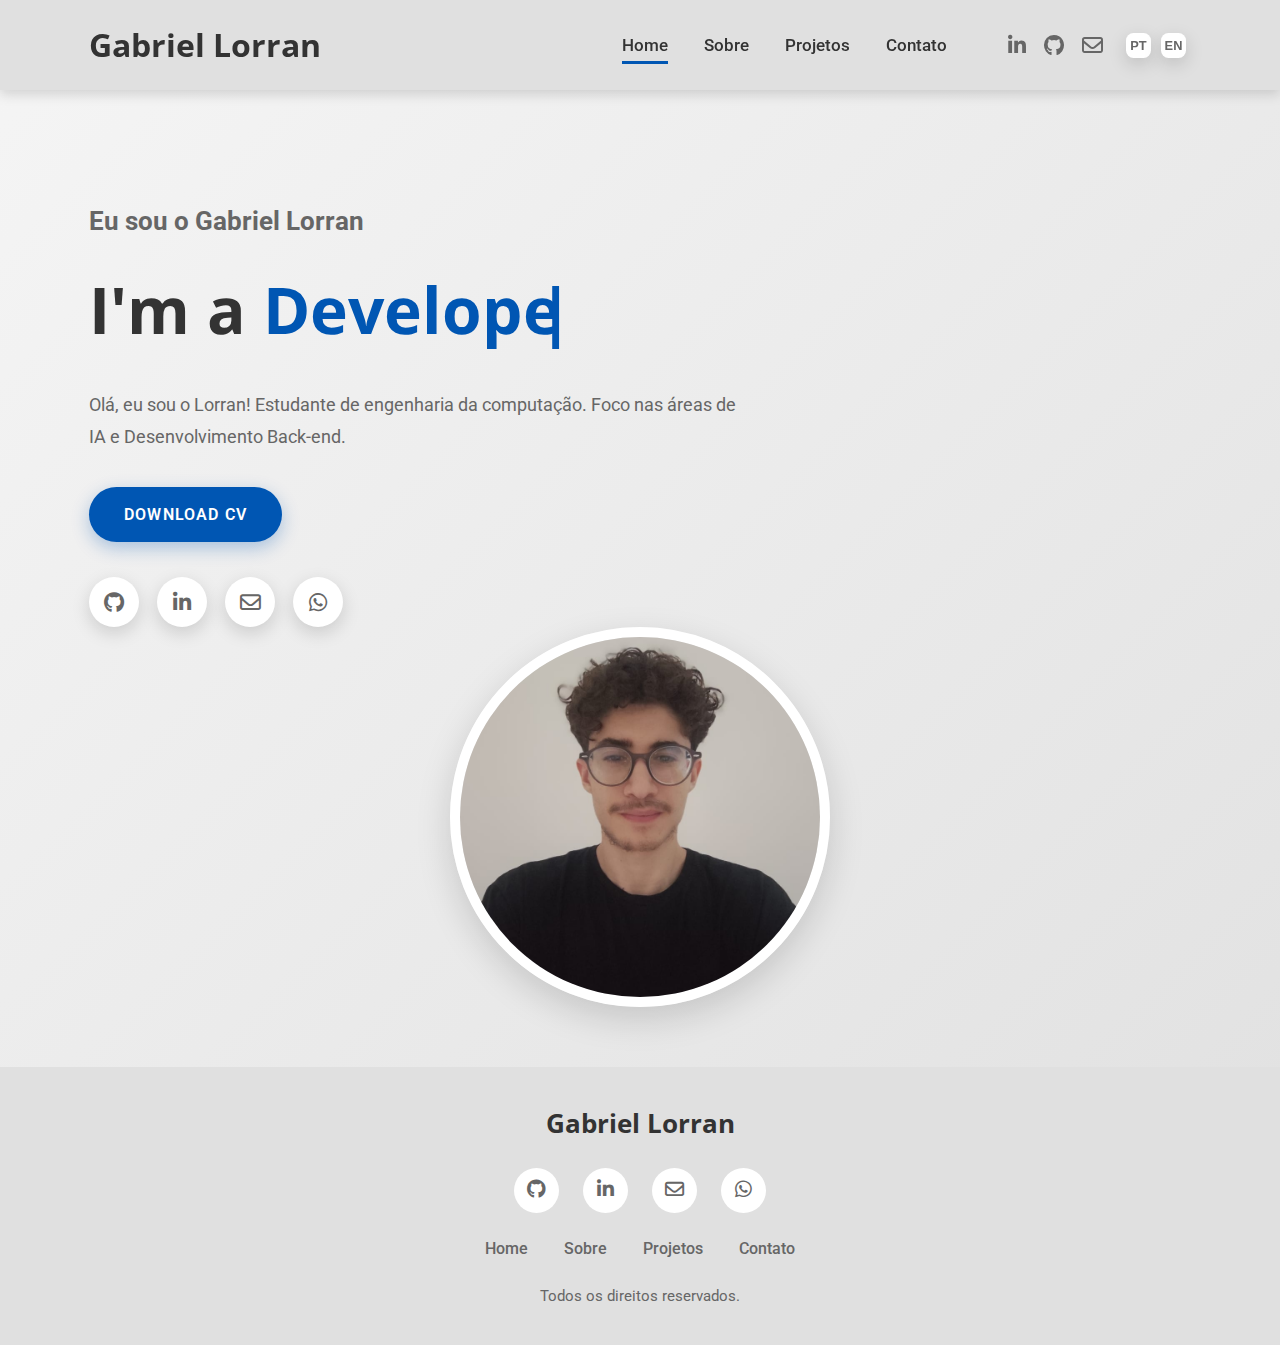
<file: index.html>
<html lang="pt-BR">
    <head>
        <meta charset="UTF-8">
        <meta name="viewport" content="width=device-width, initial-scale=1.0">
        <title>Gabriel Lorran |</title>
        <link rel="stylesheet" href="style.css">
        <!-- Font Awesome para ícones -->
        <link rel="stylesheet" href="https://cdnjs.cloudflare.com/ajax/libs/font-awesome/6.4.0/css/all.min.css">
    </head>
    <body>
        <!-- Header e Navegação -->
        <header>
            <div class="container header-container">
                <a href="index.html" class="logo">Gabriel Lorran</a>
                <nav>
                    <div class="nav-menu">
                        <ul class="nav-list">
                            <li class="nav-item">
                                <a href="index.html" class="nav-link" data-key="home">Home</a>
                            </li>
                            <li class="nav-item">
                                <a href="sobre.html" class="nav-link" data-key="sobre">Sobre</a>
                            </li>
                            <li class="nav-item">
                                <a href="projetos.html" class="nav-link" data-key="projetos">Projetos</a>
                            </li>
                            <li class="nav-item">
                                <a href="contato.html" class="nav-link" data-key="contato">Contato</a>
                            </li>
                        </ul>
                        <div class="social-icons">
                            <a href="https://www.linkedin.com/in/gabriel-lorran-b91baa336?lipi=urn%3Ali%3Apage%3Ad_flagship3_profile_view_base_contact_details%3B2CMDYbrwR66zqcV0bdQVjw%3D%3D" target="_blank" class="social-icon">
                                <i class="fab fa-linkedin-in"></i>
                            </a>
                            <a href="https://github.com/LORRAN-DEV" target="_blank" class="social-icon">
                                <i class="fab fa-github"></i>
                            </a>
                            <a href="mailto:glorran0810@gmail.com" class="social-icon">
                                <i class="far fa-envelope"></i>
                            </a>
                        </div>
                        <div class="language-selector">
                            <button class="lang-button" data-lang="pt">PT</button>
                            <button class="lang-button" data-lang="en">EN</button>
                        </div>
                    </div>
                    <div class="hamburger">
                        <span class="bar"></span>
                        <span class="bar"></span>
                        <span class="bar"></span>
                    </div>
                </nav>
            </div>
        </header>
        <!-- Conteúdo Principal -->
        <main>
            <!-- Seção Hero -->
            <section class="hero">
                <div class="container">
                    <div class="hero-content">
                        <h2 class="hero-greeting">Eu sou o Gabriel Lorran</h2>
                        <h1 class="hero-title">
                            I'm a <span class="typing-text">Developer</span>
                        </h1>
                        <p class="hero-description" data-key="hi_im_lorran">Olá, eu sou o Lorran! Estudante de engenharia da computação. Foco nas áreas de IA e Desemvolvimento Back-end.
                    </p>
                        <a href="me/cv lorran.pdf" class="btn" download data-key="download_cv">Download CV</a>
                        <div class="hero-social">
                            <a href="https://github.com/LORRAN-DEV" target="_blank" class="hero-social-icon">
                                <i class="fab fa-github"></i>
                            </a>
                            <a href="https://www.linkedin.com/in/gabriel-lorran-b91baa336?lipi=urn%3Ali%3Apage%3Ad_flagship3_profile_view_base_contact_details%3BO8SAVNmqQp6CFCVcHbi0qw%3D%3D" target="_blank" class="hero-social-icon">
                                <i class="fab fa-linkedin-in"></i>
                            </a>
                            <a href="mailto:glorran0810@gmail.com" class="hero-social-icon">
                                <i class="far fa-envelope"></i>
                            </a>
                            <a href="https://wa.me/91986095201" target="_blank" class="hero-social-icon">
                                <i class="fa-brands fa-whatsapp"></i>
                            </a>
                        </div>
                    </div>
                    <div class="hero-image">
                        <img src="me/1744584773196.jpg" alt="" class="profile-img">
                    </div>
                </div>
            </section>
        </main>
        <!-- Footer -->
        <footer>
            <div class="container footer-content">
                <div class="footer-logo">Gabriel Lorran</div>
                <div class="footer-social">
                    <a href="https://github.com" target="_blank" class="footer-social-icon">
                        <i class="fab fa-github"></i>
                    </a>
                    <a href="https://www.linkedin.com/in/gabriel-lorran-b91baa336?lipi=urn%3Ali%3Apage%3Ad_flagship3_profile_view_base_contact_details%3B2CMDYbrwR66zqcV0bdQVjw%3D%3D" target="_blank" class="footer-social-icon">
                        <i class="fab fa-linkedin-in"></i>
                    </a>
                    <a href="mailto:glorran0810@gmail.com" class="footer-social-icon">
                        <i class="far fa-envelope"></i>
                    </a>
                    <a href="https://wa.me/91986095201" target="_blank" class="footer-social-icon">
                        <i class="fab fa-whatsapp"></i>
                    </a>
                </div>
                <div class="footer-links">
                    <a href="index.html" class="footer-link" data-key="home">Home</a>
                    <a href="sobre.html" class="footer-link" data-key="sobre">Sobre</a>
                    <a href="projetos.html" class="footer-link" data-key="projetos">Projetos</a>
                    <a href="contato.html" class="footer-link" data-key="contato">Contato</a>
                </div>
                <div class="footer-copyright" data-key="all_rights_reserved">&copy;2025 Gabriel Lorran. Todos os direitos reservados.
            </div>
            </div>
        </footer>
         <!-- JavaScript -->
        <script src="java.js"></script>
        </body>
</html>
</file>
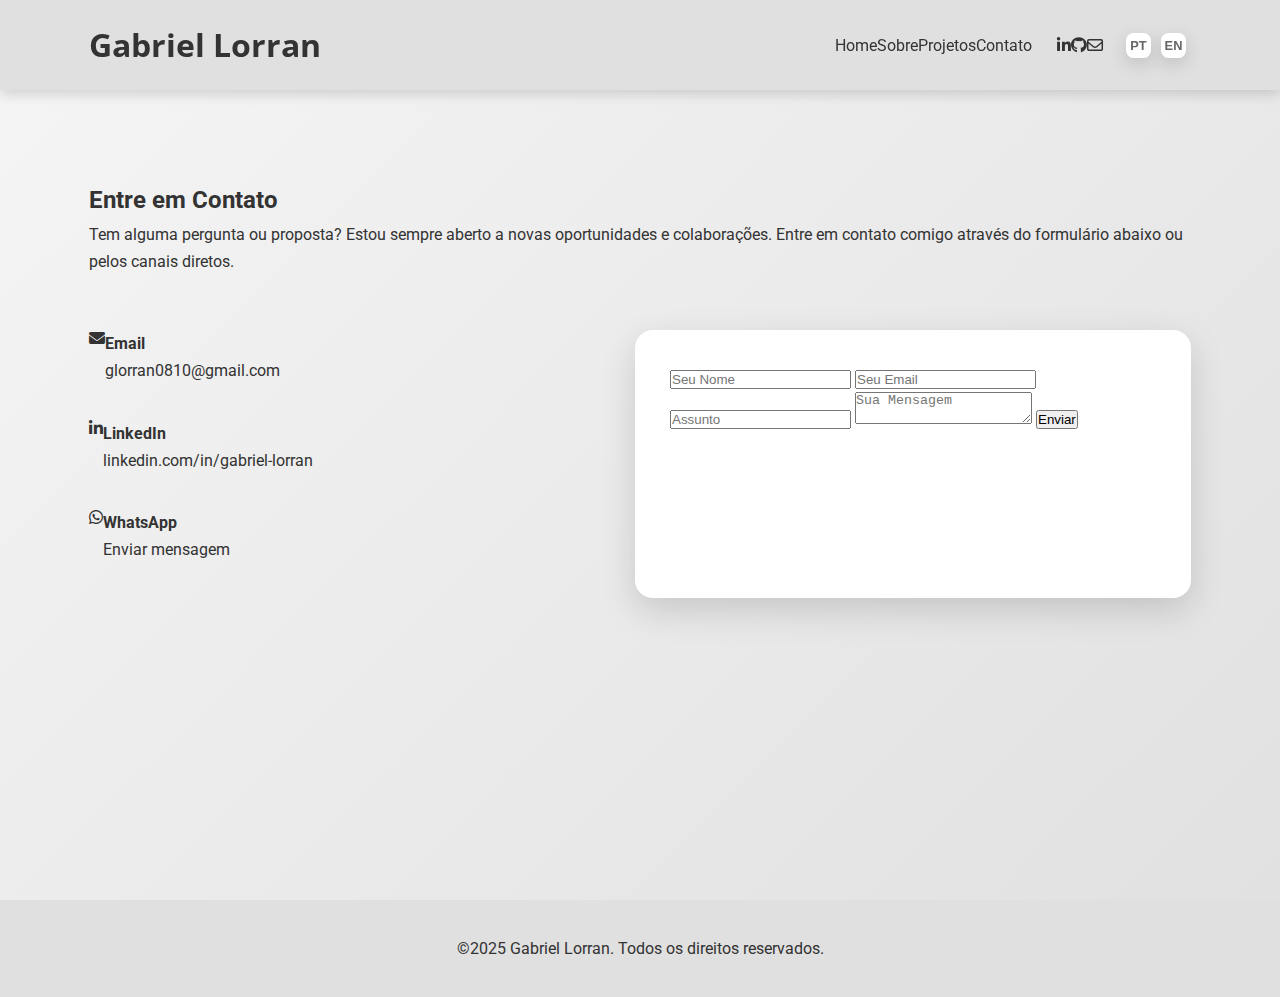
<file: contato.html>
<!DOCTYPE html>
<html lang="pt-BR">
<head>
    <meta charset="UTF-8">
    <meta name="viewport" content="width=device-width, initial-scale=1.0">
    <title>Gabriel Lorran | Contato</title>
    <link rel="stylesheet" href="style.css">
    <link rel="stylesheet" href="https://cdnjs.cloudflare.com/ajax/libs/font-awesome/6.4.0/css/all.min.css">
</head>
<body>
    <!-- Header -->
    <header>
        <div class="container header-container">
            <a href="index.html" class="logo">Gabriel Lorran</a>
            <nav>
                <div class="nav-menu">
                    <ul class="nav-list">
                        <li><a href="index.html" data-key="home">Home</a></li>
                        <li><a href="sobre.html" data-key="sobre">Sobre</a></li>
                        <li><a href="projetos.html" data-key="projetos">Projetos</a></li>
                        <li><a href="contato.html" data-key="contato">Contato</a></li>
                    </ul>
                    <div class="social-icons">
                        <a href="https://www.linkedin.com/in/gabriel-lorran-b91baa336" target="_blank"><i class="fab fa-linkedin-in"></i></a>
                        <a href="https://github.com/LORRAN-DEV" target="_blank"><i class="fab fa-github"></i></a>
                        <a href="mailto:glorran0810@gmail.com" target="_blank"><i class="far fa-envelope"></i></a>
                    </div>
                    <div class="language-selector">
                        <button class="lang-button" data-lang="pt">PT</button>
                        <button class="lang-button" data-lang="en">EN</button>
                    </div>
                </div>
                <div class="hamburger">
                    <span class="bar"></span>
                    <span class="bar"></span>
                    <span class="bar"></span>
                </div>
            </nav>
        </div>
    </header>

    <!-- Conteúdo principal -->
    <main>
        <section>
            <div class="container">
                <h2 data-key="entre_em_contato">Entre em Contato</h2>
                <p data-key="contato_descricao">Envie uma mensagem ou utilize os canais abaixo para contato direto.</p>

                <div class="contact-container">
                    <div class="contact-info">
                        <div class="contact-item">
                            <i class="fas fa-envelope"></i>
                            <div>
                                <h4 data-key="email_title">Email</h4>
                                <a href="mailto:glorran0810@gmail.com" target="_blank">glorran0810@gmail.com</a>
                            </div>
                        </div>
                        <div class="contact-item">
                            <i class="fab fa-linkedin-in"></i>
                            <div>
                                <h4 data-key="linkedin_title">LinkedIn</h4>
                                <a href="https://www.linkedin.com/in/gabriel-lorran-b91baa336" target="_blank">linkedin.com/in/gabriel-lorran</a>
                            </div>
                        </div>
                        <div class="contact-item">
                            <i class="fab fa-whatsapp"></i>
                            <div>
                                <h4 data-key="whatsapp_title">WhatsApp</h4>
                                <a href="https://wa.me/5591986095201" target="_blank" data-key="enviar_mensagem">Enviar mensagem</a>
                            </div>
                        </div>
                    </div>

                    <div class="contact-form">
                        <!-- Ação do formulário alterada para apontar para o seu servidor Node.js -->
                        <form id="contact-form" action="http://localhost:3000/send-email" method="POST">
                            <input type="text" name="name" placeholder="Seu Nome" required>
                            <input type="email" name="email" placeholder="Seu Email" required>
                            <input type="text" name="subject" placeholder="Assunto">
                            <textarea name="message" placeholder="Sua Mensagem" required></textarea>
                            <button type="submit" data-key="enviar">Enviar</button>
                            <p id="form-status"></p>
                        </form>
                    </div>
                </div>
            </div>
        </section>
    </main>

    <!-- Footer -->
    <footer>
        <div class="container footer-content">
            <p>&copy;2025 Gabriel Lorran. Todos os direitos reservados.</p>
        </div>
    </footer>

    <script src="java.js"></script>
</body>
</html>
</file>
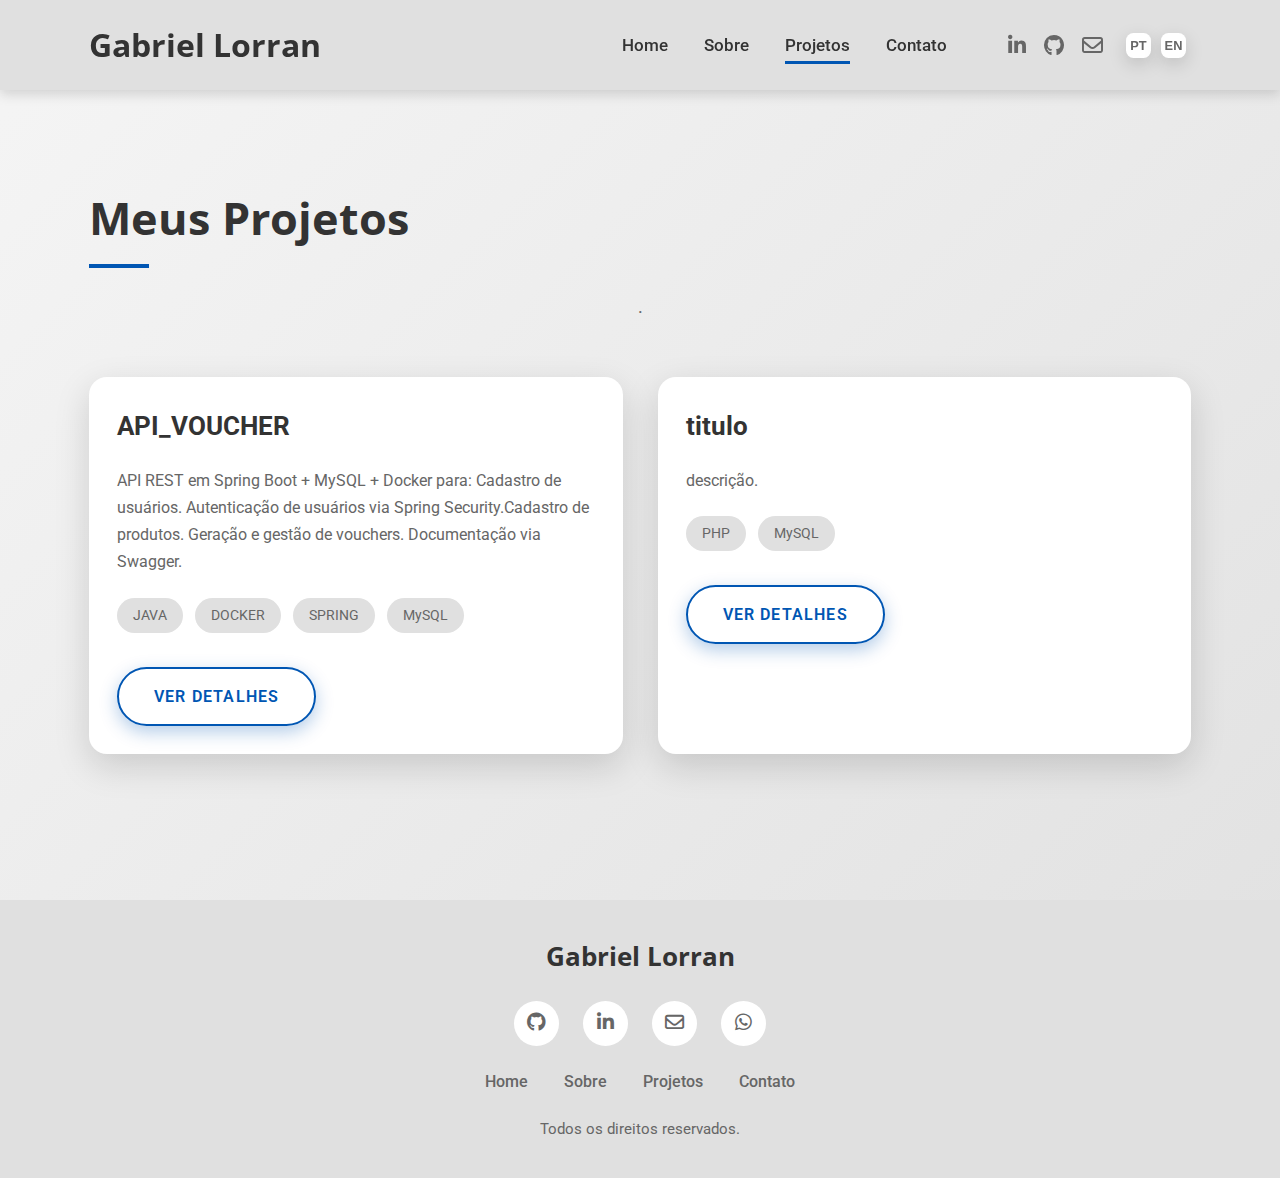
<file: projetos.html>
<html lang="pt-BR">
    <head>
        <meta charset="UTF-8">
        <meta name="viewport" content="width=device-width, initial-scale=1.0">
        <title>Gabriel Lorran |</title>
        <link rel="stylesheet" href="style.css">
        <!-- Font Awesome para ícones -->
        <link rel="stylesheet" href="https://cdnjs.cloudflare.com/ajax/libs/font-awesome/6.4.0/css/all.min.css">
    </head>
    <body>
        <!-- Header e Navegação -->
        <header>
            <div class="container header-container">
                <a href="index.html" class="logo">Gabriel Lorran</a>
                <nav>
                    <div class="nav-menu">
                        <ul class="nav-list">
                            <li class="nav-item">
                                <a href="index.html" class="nav-link" data-key="home">Home</a>
                            </li>
                            <li class="nav-item">
                                <a href="sobre.html" class="nav-link" data-key="sobre">Sobre</a>
                            </li>
                            <li class="nav-item">
                                <a href="projetos.html" class="nav-link" data-key="projetos">Projetos</a>
                            </li>
                            <li class="nav-item">
                                <a href="contato.html" class="nav-link" data-key="contato">Contato</a>
                            </li>
                        </ul>
                        <div class="social-icons">
                            <a href="https://www.linkedin.com/in/gabriel-lorran-b91baa336?lipi=urn%3Ali%3Apage%3Ad_flagship3_profile_view_base_contact_details%3B2CMDYbrwR66zqcV0bdQVjw%3D%3D" target="_blank" class="social-icon">
                                <i class="fab fa-linkedin-in"></i>
                            </a>
                            <a href="https://github.com/LORRAN-DEV" target="_blank" class="social-icon">
                                <i class="fab fa-github"></i>
                            </a>
                            <a href="mailto:glorran0810@gmail.com" class="social-icon">
                                <i class="far fa-envelope"></i>
                            </a>
                        </div>
                        <div class="language-selector">
                            <button class="lang-button" data-lang="pt">PT</button>
                            <button class="lang-button" data-lang="en">EN</button>
                        </div>
                    </div>
                    <div class="hamburger">
                        <span class="bar"></span>
                        <span class="bar"></span>
                        <span class="bar"></span>
                    </div>
                </nav>
            </div>
        </header>
        <!-- Conteúdo Principal -->
        <main>
            <section>
                <div class="container">
                    <h2 class="section-title" data-key="meus_projetos">Meus Projetos</h2>
                    <p class="section-description" data-key="projetos_descricao">.
                </p>
                    <div class="projects-container">
                        <!-- Projeto 1 -->
                
                         <div class="project-card">
                            <div class="project-content">
                                <h3 class="project-title" data-key="projeto_titulo_1"> API_VOUCHER(DESENVOLVIMENTO) </h3>
                                <p class="project-description" data-key="projeto_descricao_1">API REST em Spring Boot + MySQL + Docker para:
                                    Cadastro de usuários.
                                    Autenticação de usuários via Spring Security.
                                    Cadastro de produtos.
                                    Geração e gestão de vouchers.
                                    Documentação via Swagger.
                                                    </p>
                                <div class="project-tags">
                                    <span class="project-tag" data-key="projeto_tag_1.1">JAVA</span>
                                     <span class="project-tag" data-key="projeto_tag_1.2">DOCKER</span>
                                     <span class="project-tag" data-key="projeto_tag_1.3">SPRING</span>
                                     <span class="project-tag" data-key="projeto_tag_1.4">MySQL</span>
                                     </div>
                                <a href="" class="btn btn-outline" data-key="ver_detalhes">Ver Detalhes</a>
                            </div>
                        </div>
                    <!-- Projeto 2 -->
                         <div class="project-card">
                            <div class="project-content">
                                <h3 class="project-title" data-key="projeto_titulo_2"> Encurtador de URL </h3>
                                <p class="project-description" data-key="projeto_descricao_2"> Este é um projeto de encurtador de URLs simples, desenvolvido em PHP + MySQL, permitindo gerar links curtos para URLs longas e realizar o redirecionamento automaticamente. O projeto é ideal para estudo e prática de PHP, MySQL, organização de código e conceitos de URL shortener.
                            </p>
                                <div class="project-tags">
                                    <span class="project-tag" data-key="projeto_tag_2.1">PHP</span>
                                    <span class="project-tag" data-key="projeto_tag_2.2">MySQL</span>
                                   
                                   
                                </div>
                                <a href="" class="btn btn-outline" data-key="ver_detalhes">Ver Detalhes</a>
                            </div>
                        </div>
                    <!-- Projeto 3 -->
                     <!-- Projeto 3  <div class="project-card">
                            <div class="project-content">
                                <h3 class="project-title" data-key="projeto_titulo_3"> titulo </h3>
                                <p class="project-description" data-key="projeto_descricao_3"> descriçao.
                            </p>
                                <div class="project-tags">
                                    <span class="project-tag" data-key="projeto_tag_3">tec 1</span>
                                   
                                </div>
                                <a href="" class="btn btn-outline" data-key="ver_detalhes">Ver Detalhes</a>
                            </div>
                        </div>
                                Projeto 3 -->
                   
                </section>
        </main>
            
                        
        <!-- Footer -->
        <footer>
            <div class="container footer-content">
                <div class="footer-logo">Gabriel Lorran</div>
                <div class="footer-social">
                    <a href="https://github.com" target="_blank" class="footer-social-icon">
                        <i class="fab fa-github"></i>
                    </a>
                    <a href="https://linkedin.com/in/gabriel-lorran" target="_blank" class="footer-social-icon">
                        <i class="fab fa-linkedin-in"></i>
                    </a>
                    <a href="mailto:glorran0810@gmail.com" class="footer-social-icon">
                        <i class="far fa-envelope"></i>
                    </a>
                    <a href="https://wa.me/91986095201" target="_blank" class="footer-social-icon">
                        <i class="fab fa-whatsapp"></i>
                    </a>
                </div>
                <div class="footer-links">
                    <a href="index.html" class="footer-link" data-key="home">Home</a>
                    <a href="sobre.html" class="footer-link" data-key="sobre">Sobre</a>
                    <a href="projetos.html" class="footer-link" data-key="projetos">Projetos</a>
                    <a href="contato.html" class="footer-link" data-key="contato">Contato</a>
                </div>
                <div class="footer-copyright" data-key="all_rights_reserved">&copy;2025 Gabriel Lorran. Todos os direitos reservados.
            </div>
            </div>
        </footer>
         <!-- JavaScript -->
        <script src="java.js"></script>
        </body>
</html>
</file>
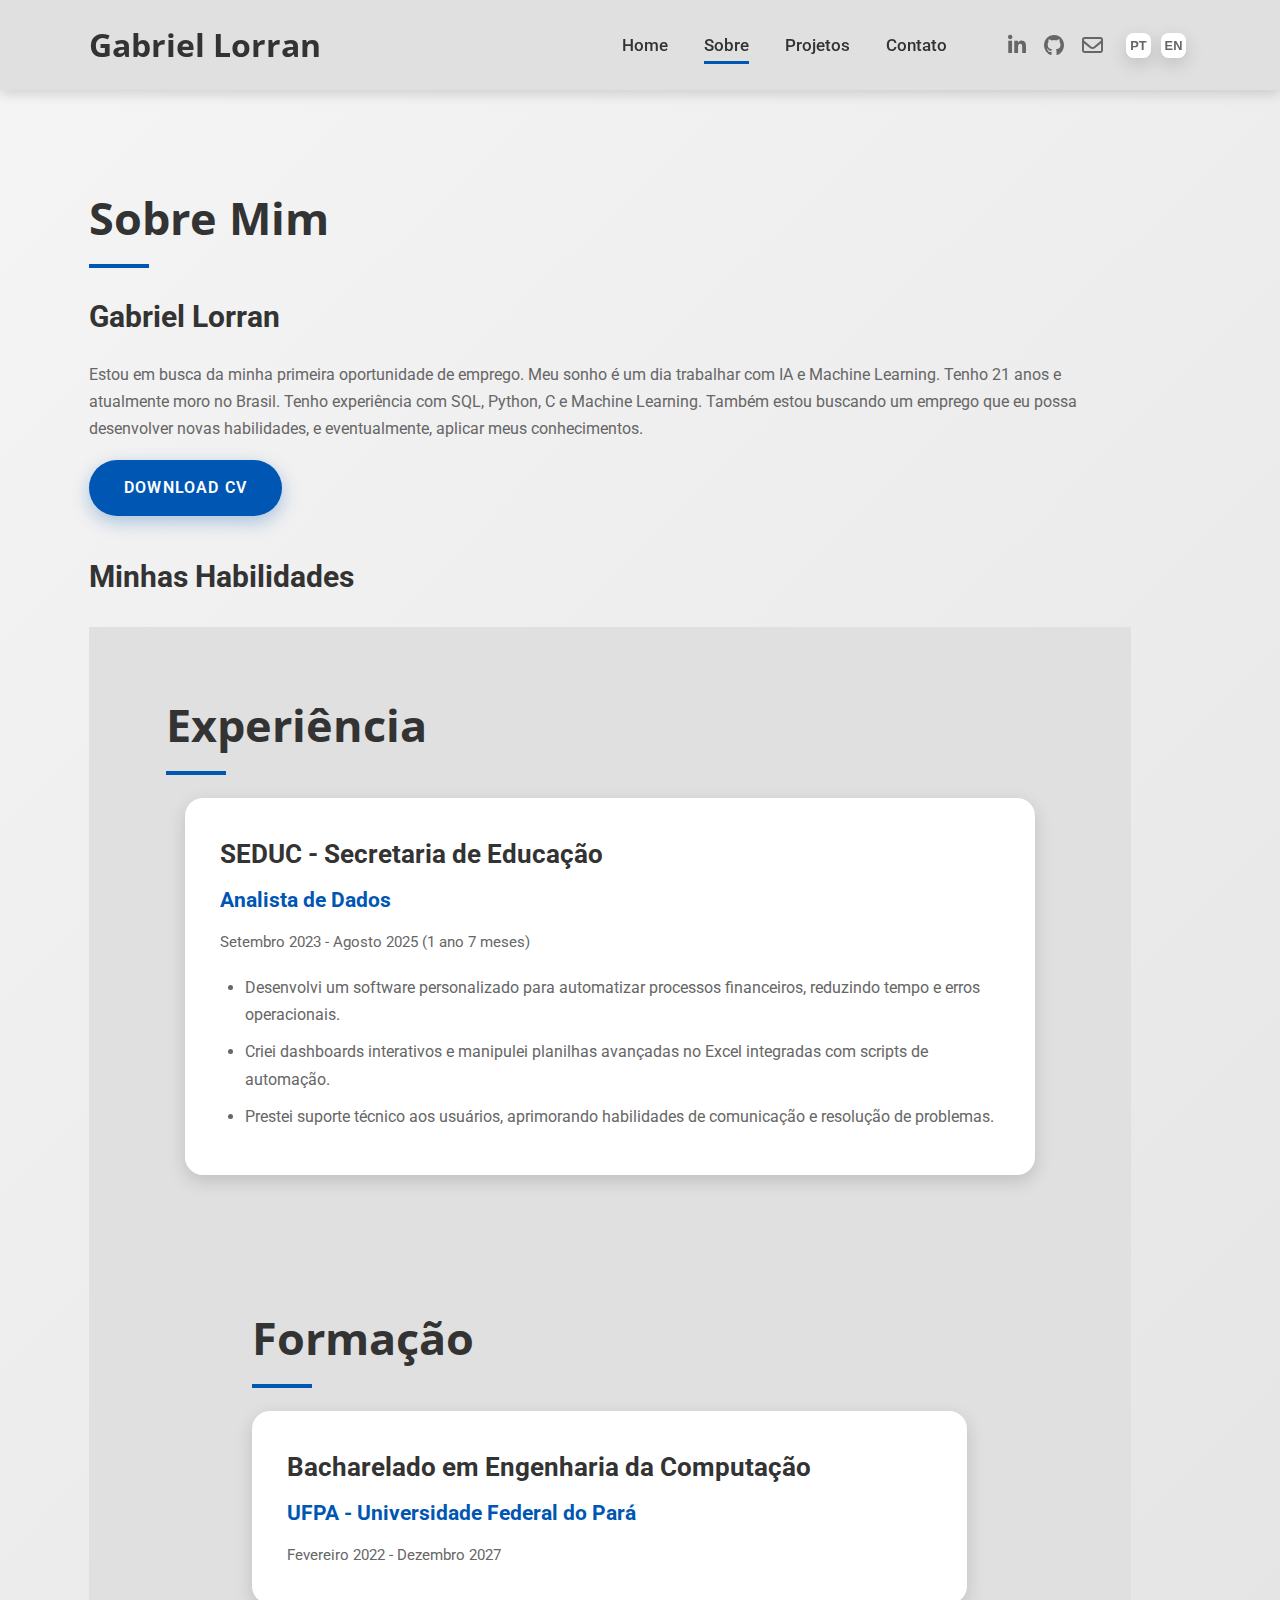
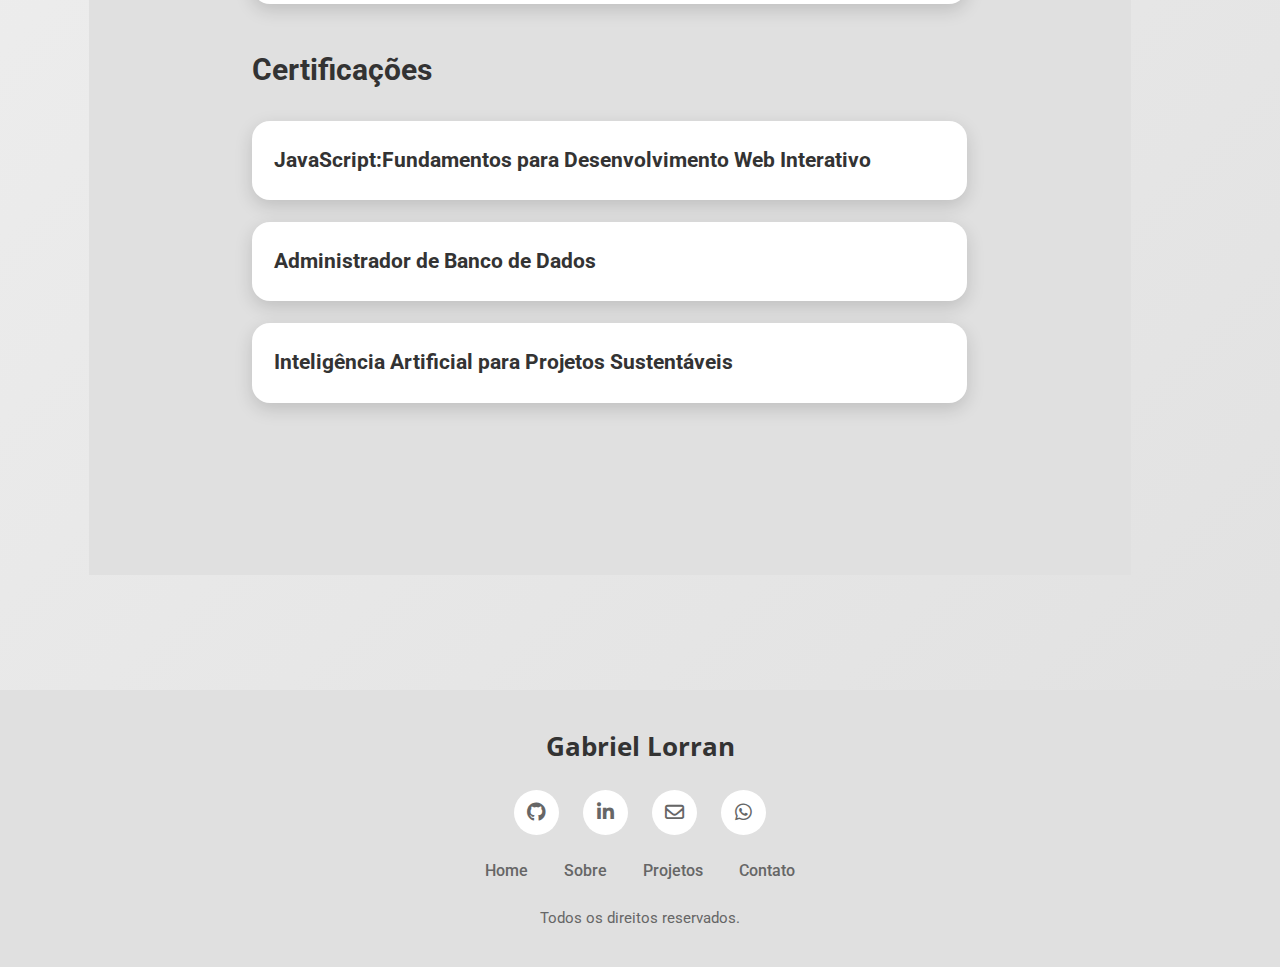
<file: sobre.html>
<html lang="pt-BR">
    <head>
        <meta charset="UTF-8">
        <meta name="viewport" content="width=device-width, initial-scale=1.0">
        <title>Sobre | Gabriel Lorran</title>
        <link rel="stylesheet" href="style.css">
        <!-- Font Awesome para ícones -->
        <link rel="stylesheet" href="https://cdnjs.cloudflare.com/ajax/libs/font-awesome/6.4.0/css/all.min.css">
    </head>
    <body>
        <!-- Header e Navegação -->
        <header>
            <div class="container header-container">
                <a href="index.html" class="logo">Gabriel Lorran</a>
                <nav>
                    <div class="nav-menu">
                        <ul class="nav-list">
                            <li class="nav-item">
                                <a href="index.html" class="nav-link" data-key="home">Home</a>
                            </li>
                            <li class="nav-item">
                                <a href="sobre.html" class="nav-link" data-key="sobre">Sobre</a>
                            </li>
                            <li class="nav-item">
                                <a href="projetos.html" class="nav-link" data-key="projetos">Projetos</a>
                            </li>
                            <li class="nav-item">
                                <a href="contato.html" class="nav-link" data-key="contato">Contato</a>
                            </li>
                        </ul>
                        <div class="social-icons">
                            <a href="https://www.linkedin.com/in/gabriel-lorran-b91baa336?lipi=urn%3Ali%3Apage%3Ad_flagship3_profile_view_base_contact_details%3B2CMDYbrwR66zqcV0bdQVjw%3D%3D" target="_blank" class="social-icon">
                                <i class="fab fa-linkedin-in"></i>
                            </a>
                            <a href="https://github.com/LORRAN-DEV" target="_blank" class="social-icon">
                                <i class="fab fa-github"></i>
                            </a>
                            <a href="mailto:glorran0810@gmail.com" class="social-icon">
                                <i class="far fa-envelope"></i>
                            </a>
                        </div>
                        <div class="language-selector">
                            <button class="lang-button" data-lang="pt">PT</button>
                            <button class="lang-button" data-lang="en">EN</button>
                        </div>
                    </div>
                    <div class="hamburger">
                        <span class="bar"></span>
                        <span class="bar"></span>
                        <span class="bar"></span>
                    </div>
                </nav>
            </div>
        </header>
        <!-- Conteúdo Principal -->
        <main>
            <section>
                <div class="container">
                    <h2 class="section-title" data-key="sobre_mim">Sobre Mim</h2>
                    <div class="about-content">
                        <div class="about-text">
                            <div class="about-info">
                                <h3>Gabriel Lorran</h3>
                                <p data-key="about_text_1">Estou em busca da minha primeira oportunidade de emprego. Meu sonho é um dia trabalhar com IA e Machine Learning.
                                    Tenho 21 anos e atualmente moro no Brasil. Tenho experiência com SQL, Python, C e Machine Learning. Também estou buscando um emprego que eu possa desenvolver novas habilidades, e eventualmente, aplicar meus conhecimentos.
                            </p>
                                <p>

                                
                            <a href="me/cv lorran.pdf" class="btn" download data-key="download_cv">Download CV</a>
                        </div>
                        <div class="skills">
                            <h3 class="skills-title" data-key="minhas_habilidades">Minhas Habilidades</h3>
                            <div class="skill-item">
                                
            <section style="background-color: var(--bg-secondary); padding: 60px 0;">
                <div class="container">
                    <h2 class="section-title" data-key="experiencia">Experiência</h2>
                    <div class="timeline">
                        <div class="timeline-item">
                            <div class="timeline-content">
                                <h3 data-key="seduc_title">SEDUC - Secretaria de Educação</h3>
                                <h4 data-key="analista_dados">Analista de Dados</h4>
                                <p class="timeline-date" data-key="seduc_period">Setembro 2023 - Agosto 2025 (1 ano 7 meses)</p>
                                <ul>
                                    <li data-key="seduc_desc_1">Desenvolvi um software personalizado para automatizar processos financeiros, reduzindo tempo e erros operacionais.



</li>
                                    <li data-key="seduc_desc_2">Criei dashboards interativos e manipulei planilhas avançadas no Excel integradas com scripts de automação.</li>
                                    <li data-key="seduc_desc_3">Prestei suporte técnico aos usuários, aprimorando habilidades de comunicação e resolução de problemas.</li>
                                </ul>
                            </div>
                        </div>

            <section>
                <div class="container">
                    <h2 class="section-title" data-key="formacao">Formação</h2>
                    <div class="education">
                        <div class="education-item">
                            <h3 data-key="eng_comp_title">Bacharelado em Engenharia da Computação</h3>
                            <h4 data-key="ufpa">UFPA - Universidade Federal do Pará</h4>
                            <p class="education-date" data-key="ufpa_period">Fevereiro 2022 - Dezembro 2027</p>
                        </div>
                    </div>
                    <h3 class="skills-title" style="margin-top: 40px;" data-key="certificacoes">Certificações</h3>
                    <div class="certifications">
                        <div class="certification-item">
                            <h4 data-key="cert_excel">JavaScript:Fundamentos para Desenvolvimento Web Interativo</h4>
                        </div>
                        <div class="certification-item">
                            <h4 data-key="cert_python">Administrador de Banco de Dados</h4>
                        </div>
                        <div class="certification-item">
                            <h4 data-key="cert_python_2">Inteligência Artificial para Projetos Sustentáveis</h4>
                        </div>
                    </div>
                </div>
            </section>
        </main>
        <!-- Footer -->
    <footer>
            <div class="container footer-content">
                <div class="footer-logo">Gabriel Lorran</div>
                <div class="footer-social">
                    <a href="https://github.com/LORRAN-DEV" target="_blank" class="footer-social-icon">
                        <i class="fab fa-github"></i>
                    </a>
                    <a href="https://linkedin.com/in/gabriel-lorran" target="_blank" class="footer-social-icon">
                        <i class="fab fa-linkedin-in"></i>
                    </a>
                    <a href="mailto:glorran0810@gmail.com" class="footer-social-icon">
                        <i class="far fa-envelope"></i>
                    </a>
                    <a href="https://wa.me/91986095201" target="_blank" class="footer-social-icon">
                        <i class="fab fa-whatsapp"></i>
                    </a>
                </div>
                <div class="footer-links">
                    <a href="index.html" class="footer-link" data-key="home">Home</a>
                    <a href="sobre.html" class="footer-link" data-key="sobre">Sobre</a>
                    <a href="projetos.html" class="footer-link" data-key="projetos">Projetos</a>
                    <a href="contato.html" class="footer-link" data-key="contato">Contato</a>
                </div>
                <div class="footer-copyright" data-key="all_rights_reserved">&copy;2025 Gabriel Lorran. Todos os direitos reservados.
            </div>
            </div>
        </footer>
         <!-- JavaScript -->
        <script src="java.js"></script>

        </body>
</html>
</file>
<file: style.css>
/* Importação de fontes */
@import url("https://fonts.googleapis.com/css2?family=Roboto:wght@300;400;500;700&display=swap");
@import url("https://fonts.googleapis.com/css2?family=Open+Sans:wght@300;400;600;700&display=swap");

/* Variáveis de cores */
:root {
  --bg-primary: #f5f5f5; /* Cinza claro, quase branco */
  --bg-secondary: #e0e0e0; /* Cinza médio */
  --text-primary: #333333; /* Preto suave */
  --text-secondary: #666666; /* Cinza escuro */
  --accent-primary: #0056b3; /* Azul marinho */
  --accent-secondary: #003f7f; /* Azul marinho mais escuro */
  --accent-blue: #0056b3; /* Azul marinho para acentos */
  --white: #ffffff;
  --black: #1a1a1a;
  --shadow: rgba(0, 0, 0, 0.15);
  --gradient-bg: linear-gradient(135deg, #f5f5f5 0%, #e0e0e0 100%);
}

/* Reset e estilos base */
* {
  margin: 0;
  padding: 0;
  box-sizing: border-box;
}

html {
  scroll-behavior: smooth;
}

body {
  font-family: 'Roboto', sans-serif;
  background: var(--gradient-bg);
  color: var(--text-primary);
  line-height: 1.7;
  overflow-x: hidden;
}

a {
  text-decoration: none;
  color: var(--text-primary);
  transition: all 0.4s ease;
}

a:hover {
  color: var(--accent-blue);
}

ul {
  list-style: none;
}

img {
  max-width: 100%;
  height: auto;
}

.container {
  width: 90%;
  max-width: 1200px;
  margin: 0 auto;
  padding: 0 25px;
}

/* Header e navegação */
header {
  background-color: var(--bg-secondary);
  box-shadow: 0 4px 12px var(--shadow);
  position: fixed;
  width: 100%;
  top: 0;
  z-index: 1000;
  padding: 18px 0;
}

.header-container {
  display: flex;
  justify-content: space-between;
  align-items: center;
}

.logo {
  font-family: 'Open Sans', sans-serif;
  font-weight: 700;
  font-size: 2rem;
  color: var(--text-primary);
}

.nav-menu {
  display: flex;
  align-items: center;
}

.nav-list {
  display: flex;
  margin-right: 25px;
}

.nav-item {
  margin: 0 18px;
}

.nav-link {
  font-weight: 500;
  font-size: 1.05rem;
  position: relative;
  padding: 6px 0;
}

.nav-link::after {
  content: '';
  position: absolute;
  bottom: -3px;
  left: 0;
  width: 0;
  height: 3px;
  background-color: var(--accent-blue);
  transition: width 0.4s ease-out;
}

.nav-link:hover::after,
.nav-link.active::after {
  width: 100%;
}

.social-icons {
  display: flex;
}

.social-icon {
  margin-left: 18px;
  font-size: 1.3rem;
  color: var(--text-secondary);
  transition: all 0.4s ease;
}

.social-icon:hover {
  color: var(--accent-blue);
  transform: translateY(-4px);
}

/* Language Selector */
.language-selector {
  display: flex;
  margin-left: 18px; /* Alinha com os ícones sociais */
}

.lang-button {
  display: flex;
  align-items: center;
  justify-content: center;
  width: 25px; /* Ajustado para ser mais próximo dos ícones */
  height: 25px; /* Ajustado para ser mais próximo dos ícones */
  border-radius: 30%; /* Formato circular */
  background-color: var(--white); /* Fundo branco como os ícones sociais */
  color: var(--text-secondary); /* Cor do texto similar aos ícones */
  font-size: 0.8rem; /* Tamanho da fonte ajustado */
  font-weight: 600;
  border: none;
  cursor: pointer;
  transition: all 0.4s ease;
  margin: 0 5px; /* Espaçamento entre os botões */
  box-shadow: 0 6px 18px var(--shadow); /* Sombra similar aos ícones */
}

.lang-button:hover {
  background-color: var(--accent-blue); /* Cor de hover similar aos ícones */
  color: var(--white);
  transform: translateY(-4px); /* Efeito de hover similar aos ícones */
}

.lang-button.active {
  background-color: var(--accent-blue); /* Cor para o botão ativo */
  color: var(--white);
}

.hamburger {
  display: none;
  cursor: pointer;
}

.bar {
  display: block;
  width: 28px;
  height: 4px;
  margin: 6px auto;
  background-color: var(--text-primary);
  transition: all 0.4s ease;
}

/* Main content */
main {
  margin-top: 90px;
  min-height: calc(100vh - 90px);
}

section {
  padding: 90px 0;
}

.section-title {
  font-family: 'Open Sans', sans-serif;
  font-size: 2.8rem;
  font-weight: 700;
  margin-bottom: 35px;
  position: relative;
  display: inline-block;
}

.section-title::after {
  content: '';
  position: absolute;
  bottom: -12px;
  left: 0;
  width: 60px;
  height: 4px;
  background-color: var(--accent-blue);
}

/* Hero section */
.hero {
  display: flex;
  align-items: center;
  justify-content: space-between;
  padding: 110px 0 60px;
}

.hero-content {
  flex: 1;
  padding-right: 60px;
}

.hero-greeting {
  font-size: 1.6rem;
  margin-bottom: 12px;
  color: var(--text-secondary);
}

.hero-title {
  font-family: 'Open Sans', sans-serif;
  font-size: 4rem;
  font-weight: 700;
  margin-bottom: 25px;
  position: relative;
}

.hero-title span {
  color: var(--accent-blue);
  position: relative;
}

.hero-title span::after {
  content: '|';
  position: absolute;
  right: -12px;
  animation: blink 1s infinite;
}

@keyframes blink {
  0%, 100% { opacity: 1; }
  50% { opacity: 0; }
}

.hero-description {
  font-size: 1.15rem;
  margin-bottom: 35px;
  color: var(--text-secondary);
  max-width: 650px;
}

.hero-image {
  flex: 1;
  display: flex;
  justify-content: center;
  align-items: center;
}

.profile-img {
  width: 380px;
  height: 380px;
  border-radius: 50%;
  object-fit: cover;
  border: 10px solid var(--white);
  box-shadow: 0 12px 35px var(--shadow);
  position: relative;
  z-index: 1;
}

.profile-img::before {
  content: '';
  position: absolute;
  top: -20px;
  left: -20px;
  right: -20px;
  bottom: -20px;
  border-radius: 50%;
  background: var(--accent-blue);
  z-index: -1;
  opacity: 0.25;
}

.hero-social {
  display: flex;
  margin-top: 35px;
}

.hero-social-icon {
  display: flex;
  align-items: center;
  justify-content: center;
  width: 50px;
  height: 50px;
  border-radius: 50%;
  background-color: var(--white);
  margin-right: 18px;
  color: var(--text-secondary);
  font-size: 1.3rem;
  box-shadow: 0 6px 18px var(--shadow);
  transition: all 0.4s ease;
}

.hero-social-icon:hover {
  background-color: var(--accent-blue);
  color: var(--white);
  transform: translateY(-6px);
}

/* Botões */
.btn {
  display: inline-block;
  padding: 14px 35px;
  background-color: var(--accent-primary);
  color: var(--white);
  border-radius: 35px;
  font-weight: 600;
  text-transform: uppercase;
  letter-spacing: 1.2px;
  box-shadow: 0 6px 18px rgba(0, 86, 179, 0.3); /* Ajustado para a nova cor */
  transition: all 0.4s ease;
  border: none;
  cursor: pointer;
  font-family: 'Roboto', sans-serif;
}

.btn:hover {
  background-color: var(--accent-secondary);
  color: var(--white);
  transform: translateY(-4px);
  box-shadow: 0 9px 22px rgba(0, 63, 127, 0.4); /* Ajustado para a nova cor */
}

.btn-outline {
  background-color: transparent;
  border: 2px solid var(--accent-primary);
  color: var(--accent-primary);
}

.btn-outline:hover {
  background-color: var(--accent-primary);
  color: var(--white);
}

/* Sobre */
.about-content {
  display: flex;
  align-items: flex-start;
  justify-content: space-between;
}

.about-text {
  flex: 1;
  padding-right: 60px;
}

.about-info {
  margin-bottom: 35px;
}

.about-info h3 {
  font-size: 1.9rem;
  margin-bottom: 18px;
  color: var(--text-primary);
}

.about-info p {
  color: var(--text-secondary);
  margin-bottom: 18px;
  line-height: 1.7;
}

.about-info-item {
  margin-bottom: 12px;
  display: flex;
}

.about-info-item strong {
  min-width: 130px;
  display: inline-block;
  color: var(--text-primary);
}

.skills {
  flex: 1;
}

.skills-title {
  font-size: 1.9rem;
  margin-bottom: 25px;
  color: var(--text-primary);
}

.skill-item {
  margin-bottom: 25px;
}

.skill-info {
  display: flex;
  justify-content: space-between;
  margin-bottom: 6px;
}

.skill-name {
  font-weight: 500;
}

.skill-bar {
  height: 12px;
  background-color: var(--bg-secondary);
  border-radius: 12px;
  overflow: hidden;
}

.skill-progress {
  height: 100%;
  background-color: var(--accent-blue);
  border-radius: 12px;
}

/* Projetos */
.projects-container {
  display: grid;
  grid-template-columns: repeat(auto-fill, minmax(320px, 1fr));
  gap: 35px;
  margin-top: 55px;
}

.project-card {
  background-color: var(--white);
  border-radius: 18px;
  overflow: hidden;
  box-shadow: 0 12px 35px var(--shadow);
  transition: all 0.4s ease;
}

.project-card:hover {
  transform: translateY(-12px);
  box-shadow: 0 18px 45px var(--shadow);
}

.project-img {
  width: 100%;
  height: 220px;
  object-fit: cover;
}

.project-content {
  padding: 28px;
}

.project-title {
  font-size: 1.6rem;
  margin-bottom: 18px;
  color: var(--text-primary);
}

.project-description {
  color: var(--text-secondary);
  margin-bottom: 22px;
}

.project-tags {
  display: flex;
  flex-wrap: wrap;
  margin-bottom: 22px;
}

.project-tag {
  padding: 6px 16px;
  background-color: var(--bg-secondary);
  border-radius: 22px;
  font-size: 0.85rem;
  margin-right: 12px;
  margin-bottom: 12px;
  color: var(--text-secondary);
}

/* Contato */
.contact-container {
  display: flex;
  justify-content: space-between;
  margin-top: 55px;
}

.contact-info {
  flex: 1;
  padding-right: 60px;
}

.contact-item {
  display: flex;
  align-items: flex-start;
  margin-bottom: 35px;
}

.contact-icon {
  width: 55px;
  height: 55px;
  border-radius: 50%;
  background-color: var(--bg-secondary);
  display: flex;
  align-items: center;
  justify-content: center;
  margin-right: 22px;
  color: var(--accent-blue);
  font-size: 1.3rem;
}

.contact-details h4 {
  font-size: 1.3rem;
  margin-bottom: 6px;
  color: var(--text-primary);
}

.contact-details p, .contact-details a {
  color: var(--text-secondary);
}

.contact-form {
  flex: 1;
  background-color: var(--white);
  padding: 35px;
  border-radius: 18px;
  box-shadow: 0 12px 35px var(--shadow);
}

.form-group {
  margin-bottom: 22px;
}

.form-control {
  width: 100%;
  padding: 14px 22px;
  border: 1px solid #d0e0e5;
  border-radius: 6px;
  font-family: 'Roboto', sans-serif;
  font-size: 1.05rem;
  color: var(--text-primary);
  transition: all 0.4s ease;
}

.form-control:focus {
  outline: none;
  border-color: var(--accent-primary);
  box-shadow: 0 0 0 3px rgba(0, 86, 179, 0.25); /* Ajustado para a nova cor */
}

textarea.form-control {
  resize: vertical;
  min-height: 160px;
}

/* Footer */
footer {
  background-color: var(--bg-secondary);
  padding: 35px 0;
  text-align: center;
}

.footer-content {
  display: flex;
  flex-direction: column;
  align-items: center;
}

.footer-logo {
  font-family: 'Open Sans', sans-serif;
  font-weight: 700;
  font-size: 1.6rem;
  color: var(--text-primary);
  margin-bottom: 22px;
}

.footer-social {
  display: flex;
  margin-bottom: 22px;
}

.footer-social-icon {
  display: flex;
  align-items: center;
  justify-content: center;
  width: 45px;
  height: 45px;
  border-radius: 50%;
  background-color: var(--white);
  margin: 0 12px;
  color: var(--text-secondary);
  font-size: 1.2rem;
  transition: all 0.4s ease;
}

.footer-social-icon:hover {
  background-color: var(--accent-blue);
  color: var(--white);
}

.footer-links {
  display: flex;
  margin-bottom: 22px;
}

.footer-link {
  margin: 0 18px;
  color: var(--text-secondary);
  font-weight: 500;
}

.footer-copyright {
  color: var(--text-secondary);
  font-size: 0.95rem;
}

/* Responsividade */
@media screen and (max-width: 992px) {
  .hero {
    flex-direction: column-reverse;
    text-align: center;
    padding: 55px 0;
  }
  
  .hero-content {
    padding-right: 0;
    margin-top: 55px;
  }
  
  .hero-social {
    justify-content: center;
  }
  
  .about-content {
    flex-direction: column;
  }
  
  .about-text {
    padding-right: 0;
    margin-bottom: 55px;
  }
  
  .contact-container {
    flex-direction: column;
  }
  
  .contact-info {
    padding-right: 0;
    margin-bottom: 55px;
  }
}

@media screen and (max-width: 768px) {
  .hamburger {
    display: block;
  }
  
  .hamburger.active .bar:nth-child(2) {
    opacity: 0;
  }
  
  .hamburger.active .bar:nth-child(1) {
    transform: translateY(9px) rotate(45deg);
  }
  
  .hamburger.active .bar:nth-child(3) {
    transform: translateY(-9px) rotate(-45deg);
  }
  
  .nav-menu {
    position: fixed;
    left: -100%;
    top: 75px;
    gap: 0;
    flex-direction: column;
    background-color: var(--bg-secondary);
    width: 100%;
    text-align: center;
    transition: 0.4s;
    box-shadow: 0 12px 25px var(--shadow);
    padding: 25px 0;
  }
  
  .nav-list {
    flex-direction: column;
    margin-right: 0;
    margin-bottom: 25px;
  }
  
  .nav-item {
    margin: 18px 0;
  }
  
  .nav-menu.active {
    left: 0;
  }
  
  .section-title {
    font-size: 2.2rem;
  }
  
  .hero-title {
    font-size: 2.8rem;
  }
  
  .profile-img {
    width: 280px;
    height: 280px;
  }
}

@media screen and (max-width: 576px) {
  .container {
    width: 95%;
    padding: 0 15px;
  }
  
  .section {
    padding: 65px 0;
  }
  
  .hero-title {
    font-size: 2.2rem;
  }
  
  .hero-description {
    font-size: 1.05rem;
  }
  
  .profile-img {
    width: 220px;
    height: 220px;
  }
  
  .btn {
    padding: 12px 28px;
    font-size: 0.95rem;
  }
  
  .projects-container {
    grid-template-columns: 1fr;
  }
}


/* Estilos adicionais para a página Sobre */
.timeline {
  position: relative;
  max-width: 850px;
  margin: 0 auto;
}

.timeline-item {
  padding: 35px;
  background-color: var(--white);
  border-radius: 18px;
  margin-bottom: 35px;
  box-shadow: 0 6px 18px var(--shadow);
}

.timeline-content h3 {
  font-size: 1.6rem;
  margin-bottom: 6px;
  color: var(--text-primary);
}

.timeline-content h4 {
  font-size: 1.3rem;
  margin-bottom: 12px;
  color: var(--accent-blue);
}

.timeline-date {
  font-size: 0.95rem;
  color: var(--text-secondary);
  margin-bottom: 18px;
  display: block;
}

.timeline-content ul {
  list-style: disc;
  padding-left: 25px;
}

.timeline-content li {
  margin-bottom: 10px;
  color: var(--text-secondary);
}

.education {
  max-width: 850px;
  margin: 0 auto;
}

.education-item {
  padding: 35px;
  background-color: var(--white);
  border-radius: 18px;
  margin-bottom: 35px;
  box-shadow: 0 6px 18px var(--shadow);
}

.education-item h3 {
  font-size: 1.6rem;
  margin-bottom: 6px;
  color: var(--text-primary);
}

.education-item h4 {
  font-size: 1.3rem;
  margin-bottom: 12px;
  color: var(--accent-blue);
}

.education-date {
  font-size: 0.95rem;
  color: var(--text-secondary);
  display: block;
}

.certifications {
  max-width: 850px;
  margin: 0 auto;
}

.certification-item {
  padding: 22px;
  background-color: var(--white);
  border-radius: 18px;
  margin-bottom: 22px;
  box-shadow: 0 6px 18px var(--shadow);
}

.certification-item h4 {
  font-size: 1.3rem;
  color: var(--text-primary);
}


/* Estilos adicionais para a página de Projetos */
.section-description {
  max-width: 850px;
  margin: 0 auto 45px;
  text-align: center;
  color: var(--text-secondary);
  font-size: 1.15rem;
}

.projects-container {
  display: grid;
  grid-template-columns: repeat(auto-fill, minmax(360px, 1fr));
  gap: 35px;
  margin-top: 55px;
}

@media screen and (max-width: 768px) {
  .projects-container {
    grid-template-columns: repeat(auto-fill, minmax(300px, 1fr));
  }
}

@media screen and (max-width: 576px) {
  .projects-container {
    grid-template-columns: 1fr;
  }
}


/* Estilos adicionais para a página de Contato */
.cta-container {
  max-width: 850px;
  margin: 0 auto;
  text-align: center;
}

.cta-text {
  font-size: 1.25rem;
  color: var(--text-secondary);
  margin-bottom: 35px;
}

.cta-buttons {
  display: flex;
  justify-content: center;
  gap: 22px;
}

@media screen and (max-width: 576px) {
  .cta-buttons {
    flex-direction: column;
    align-items: center;
  }
  
  .cta-buttons .btn {
    width: 100%;
    max-width: 280px;
    margin-bottom: 18px;
  }
}
</file>
